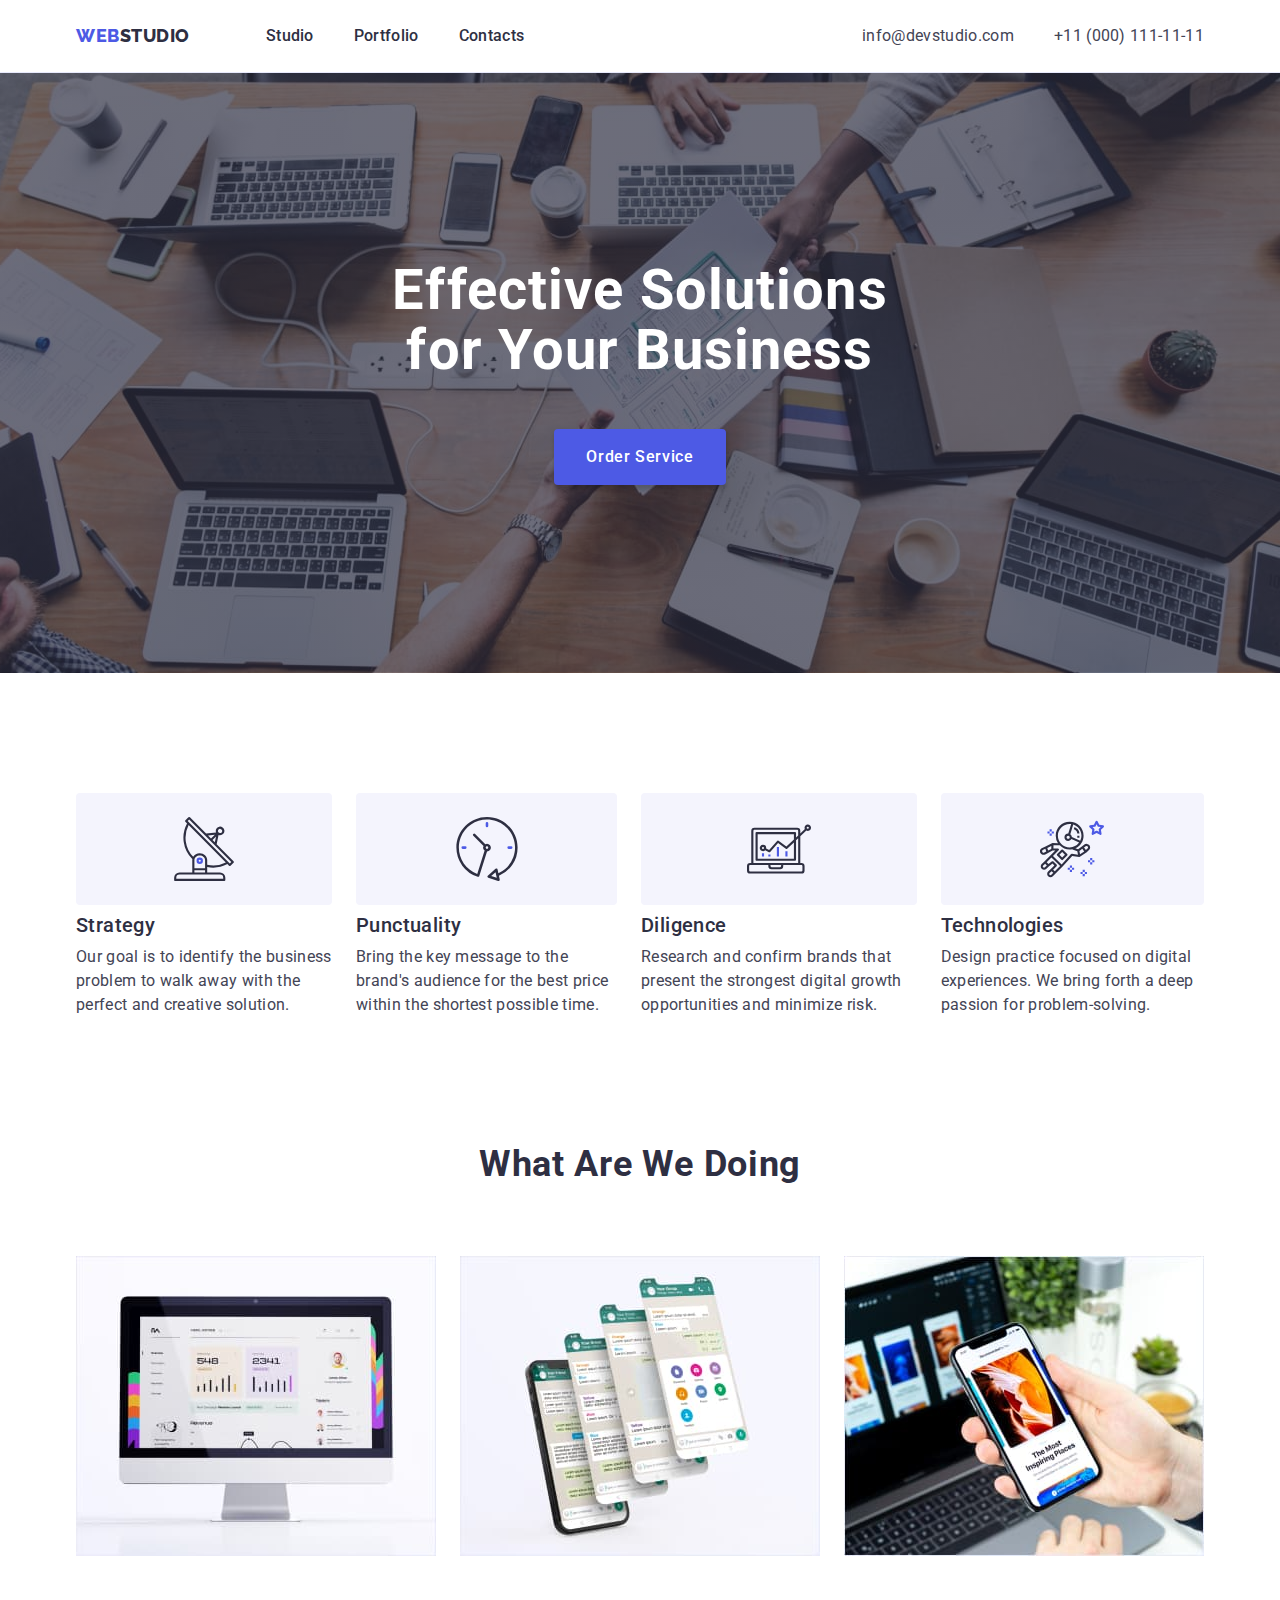
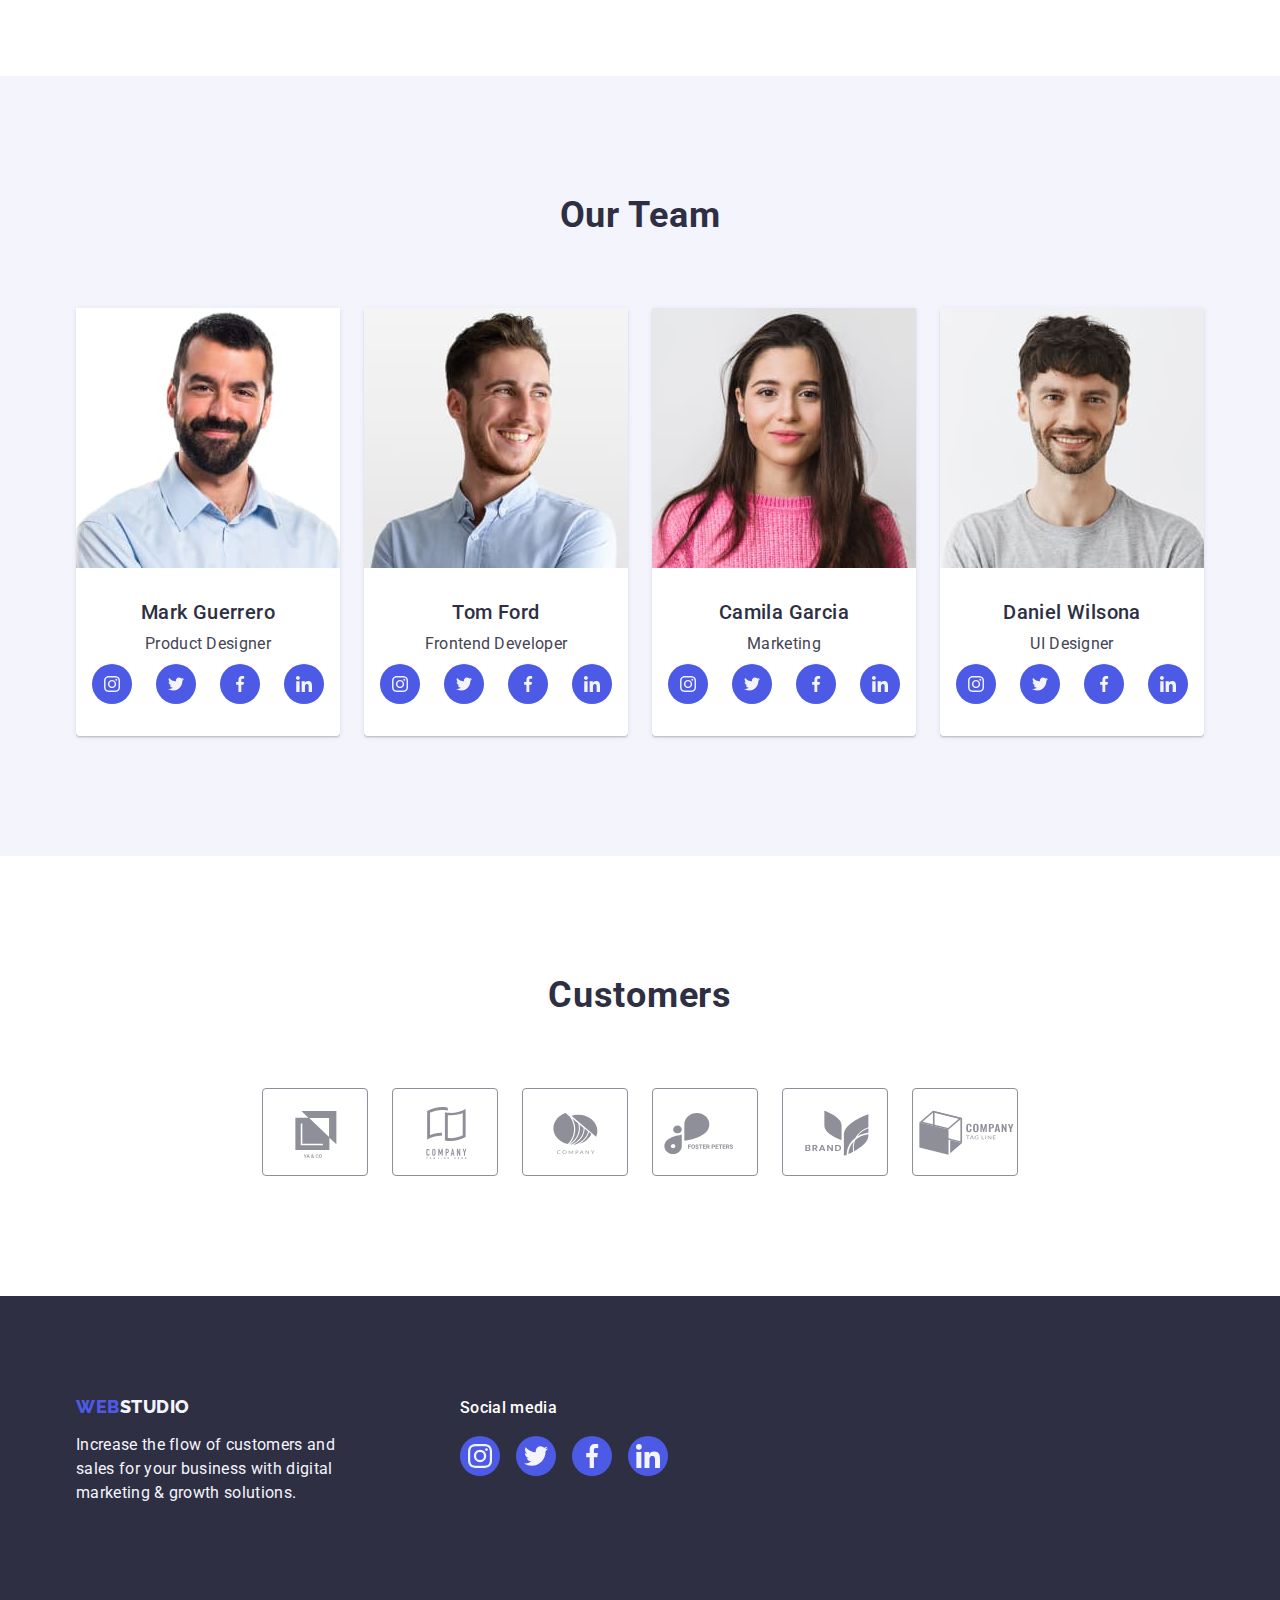
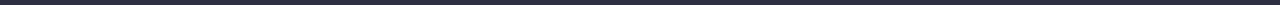
<file: index.html>
<!DOCTYPE html>
<html lang="en">
  <head>
    <meta charset="UTF-8" />
    <meta http-equiv="X-UA-Compatible" content="IE=edge" />
    <meta name="viewport" content="width=device-width, initial-scale=1.0" />
    <title>WebStudio</title>
    <link rel="preconnect" href="https://fonts.googleapis.com" />
    <link rel="preconnect" href="https://fonts.gstatic.com" crossorigin />
    <link
      href="https://fonts.googleapis.com/css2?family=Raleway:wght@800&family=Roboto:wght@400;500;700;900&display=swap"
      rel="stylesheet"
    />
    <link
      href="
    https://cdn.jsdelivr.net/npm/modern-normalize@1.1.0/modern-normalize.min.css"
      rel="stylesheet"
    />

    <link rel="stylesheet" href="./css/styles.css" />
  </head>
  <body>
    <!-- heder -->
    <header class="page-header">
      <div class="container header-container">
        <nav class="page-nav">
          <a class="logo link" href="./index.html"
            >Web<span class="light-them-part">Studio</span></a
          >
          <ul class="menu list">
            <li class="menu-item">
              <a class="menu-link link" href="./index.html">Studio</a>
            </li>
            <li class="menu-item">
              <a class="menu-link link" href="./portfolio.html">Portfolio</a>
            </li>
            <li class="menu-item">
              <a class="menu-link link" href="">Contacts</a>
            </li>
          </ul>
        </nav>
        <address class="contacts">
          <ul class="contacts-nav list">
            <li class="contacts-item">
              <a
                class="contact-link contact-link-mail link"
                href="mailto:info@devstudio.com"
                >info@devstudio.com</a
              >
            </li>
            <li class="contacts-item">
              <a class="contact-link link" href="tel:+110001111111"
                >+11 (000) 111-11-11</a
              >
            </li>
          </ul>
        </address>
      </div>
    </header>
    <main>
      <!-- hero -->
      <section class="hero">
        <div class="container container-hero">
          <h1 class="main-title">Effective Solutions for Your Business</h1>
          <button class="order-serv-btn" type="button">Order Service</button>
        </div>
      </section>
      <!-- advantages -->
      <section class="section advantages">
        <div class="container">
          <h2 class="title visually-hidden">Our advantages</h2>
          <ul class="advantages-list list">
            <li class="advantages-list-item">
              <div class="advantages-icon-cont">
                <svg class="advantages-icon" width="64" height="64">
                  <use href="./images/icons.svg#antenna"></use>
                </svg>
              </div>
              <h3 class="subtitle">Strategy</h3>
              <p class="text">
                Our goal is to identify the business problem to walk away with
                the perfect and creative solution.
              </p>
            </li>
            <li class="advantages-list-item">
              <div class="advantages-icon-cont">
                <svg class="advantages-icon" width="64" height="64">
                  <use href="./images/icons.svg#clock"></use>
                </svg>
              </div>
              <h3 class="subtitle">Punctuality</h3>
              <p class="text">
                Bring the key message to the brand's audience for the best price
                within the shortest possible time.
              </p>
            </li>
            <li class="advantages-list-item">
              <div class="advantages-icon-cont">
                <svg class="advantages-icon" width="64" height="64">
                  <use href="./images/icons.svg#diagram"></use>
                </svg>
              </div>
              <h3 class="subtitle">Diligence</h3>
              <p class="text">
                Research and confirm brands that present the strongest digital
                growth opportunities and minimize risk.
              </p>
            </li>
            <li class="advantages-list-item">
              <div class="advantages-icon-cont">
                <svg class="advantages-icon" width="64" height="64">
                  <use href="./images/icons.svg#astronaut"></use>
                </svg>
              </div>
              <h3 class="subtitle">Technologies</h3>
              <p class="text">
                Design practice focused on digital experiences. We bring forth a
                deep passion for problem-solving.
              </p>
            </li>
          </ul>
        </div>
      </section>
      <!-- about -->
      <section class="section about">
        <div class="container">
          <h2 class="title">What are we doing</h2>
          <ul class="list about-list">
            <li class="about-list-item">
              <img src="./images/about/img-1.jpg" alt="monitor" width="360" />
            </li>
            <li class="about-list-item">
              <img src="./images/about/img-2.jpg" alt="phone" width="360" />
            </li>
            <li class="about-list-item">
              <img
                src="./images/about/img-3.jpg"
                alt="phone in hand"
                width="360"
              />
            </li>
          </ul>
        </div>
      </section>
      <!-- team -->
      <section class="section team">
        <div class="container team-container">
          <h2 class="title">Our Team</h2>
          <ul class="list team-list">
            <li class="list-card-item  team-card-item">
              <img
                class="image"
                src="./images/team/mark-guerrero.jpg"
                alt="Mark Guerrero"
                width="264"
              />
              <div class="card-content">
                <h3 class="subtitle team-subtitle">Mark Guerrero</h3>
                <p class="text team-text">Product Designer</p>
                <ul class="social-list list">
                  <li class="social-item">
                    <a
                      class="social-link link"
                      href=""
                      target="_blank"
                      rel="noopener noreferrer"
                      aria-label="Instagram icon"
                    >
                      <svg class="social-icon" width="16" height="16">
                        <use href="./images/icons.svg#instagram"></use>
                      </svg>
                    </a>
                  </li>
                  <li class="social-item">
                    <a
                      class="social-link link"
                      href=""
                      target="_blank"
                      rel="noopener noreferrer"
                      aria-label="Twitter icon"
                    >
                      <svg class="social-icon" width="16" height="16">
                        <use href="./images/icons.svg#twitter"></use>
                      </svg>
                    </a>
                  </li>
                  <li class="social-item">
                    <a
                      class="social-link link"
                      href=""
                      target="_blank"
                      rel="noopener noreferrer"
                      aria-label="Facebook icon"
                    >
                      <svg class="social-icon" width="16" height="16">
                        <use href="./images/icons.svg#facebook"></use>
                      </svg>
                    </a>
                  </li>
                  <li class="social-item">
                    <a
                      class="social-link link"
                      href=""
                      target="_blank"
                      rel="noopener noreferrer"
                      aria-label="Linkedin icon"
                    >
                      <svg class="social-icon" width="16" height="16">
                        <use href="./images/icons.svg#linkedin"></use>
                      </svg>
                    </a>
                  </li>
                </ul>
              </div>
            </li>
            <li class="list-card-item team-card-item">
              <img
                class="image"
                src="./images/team/tom-ford.jpg"
                alt="Tom Ford"
                width="264"
              />
              <div class="card-content">
                <h3 class="subtitle team-subtitle">Tom Ford</h3>
                <p class="text team-text">Frontend Developer</p>
                <ul class="social-list list">
                  <li class="social-item">
                    <a
                      class="social-link link"
                      href=""
                      target="_blank"
                      rel="noopener noreferrer"
                      aria-label="nstagram icon"
                    >
                      <svg class="social-icon" width="16" height="16">
                        <use href="./images/icons.svg#instagram"></use>
                      </svg>
                    </a>
                  </li>
                  <li class="social-item">
                    <a
                      class="social-link link"
                      href=""
                      target="_blank"
                      rel="noopener noreferrer"
                      aria-label="Twitter icon"
                    >
                      <svg class="social-icon" width="16" height="16">
                        <use href="./images/icons.svg#twitter"></use>
                      </svg>
                    </a>
                  </li>
                  <li class="social-item">
                    <a
                      class="social-link link"
                      href=""
                      target="_blank"
                      rel="noopener noreferrer"
                      aria-label="Facebook icon"
                    >
                      <svg class="social-icon" width="16" height="16">
                        <use href="./images/icons.svg#facebook"></use>
                      </svg>
                    </a>
                  </li>
                  <li class="social-item">
                    <a
                      class="social-link link"
                      href=""
                      target="_blank"
                      rel="noopener noreferrer"
                      aria-label="Linkedin icon"
                    >
                      <svg class="social-icon" width="16" height="16">
                        <use href="./images/icons.svg#linkedin"></use>
                      </svg>
                    </a>
                  </li>
                </ul>
              </div>
            </li>
            <li class="list-card-item team-card-item">
              <img
                class="image"
                src="./images/team/camila-garcia.jpg"
                alt="Camila Garcia"
                width="264"
              />
              <div class="card-content">
                <h3 class="subtitle team-subtitle">Camila Garcia</h3>
                <p class="text team-text">Marketing</p>
                <ul class="social-list list">
                  <li class="social-item">
                    <a
                      class="social-link link"
                      href=""
                      target="_blank"
                      rel="noopener noreferrer"
                      aria-label="nstagram icon"
                    >
                      <svg class="social-icon" width="16" height="16">
                        <use href="./images/icons.svg#instagram"></use>
                      </svg>
                    </a>
                  </li>
                  <li class="social-item">
                    <a
                      class="social-link link"
                      href=""
                      target="_blank"
                      rel="noopener noreferrer"
                      aria-label="Twitter icon"
                    >
                      <svg class="social-icon" width="16" height="16">
                        <use href="./images/icons.svg#twitter"></use>
                      </svg>
                    </a>
                  </li>
                  <li class="social-item">
                    <a
                      class="social-link link"
                      href=""
                      target="_blank"
                      rel="noopener noreferrer"
                      aria-label="Facebook icon"
                    >
                      <svg class="social-icon" width="16" height="16">
                        <use href="./images/icons.svg#facebook"></use>
                      </svg>
                    </a>
                  </li>
                  <li class="social-item">
                    <a
                      class="social-link link"
                      href=""
                      target="_blank"
                      rel="noopener noreferrer"
                      aria-label="Linkedin icon"
                    >
                      <svg class="social-icon" width="16" height="16">
                        <use href="./images/icons.svg#linkedin"></use>
                      </svg>
                    </a>
                  </li>
                </ul>
              </div>
            </li>
            <li class="list-card-item team-card-item">
              <img
                class="image"
                src="./images/team/daniel-wilson.jpg"
                alt="Daniel Wilson"
                width="264"
              />
              <div class="card-content">
                <h3 class="subtitle team-subtitle">Daniel Wilsona</h3>
                <p class="text team-text">UI Designer</p>
                <ul class="social-list list">
                  <li class="social-item">
                    <a
                      class="social-link link"
                      href=""
                      target="_blank"
                      rel="noopener noreferrer"
                      aria-label="nstagram icon"
                    >
                      <svg class="social-icon" width="16" height="16">
                        <use href="./images/icons.svg#instagram"></use>
                      </svg>
                    </a>
                  </li>
                  <li class="social-item">
                    <a
                      class="social-link link"
                      href=""
                      target="_blank"
                      rel="noopener noreferrer"
                      aria-label="Twitter icon"
                    >
                      <svg class="social-icon" width="16" height="16">
                        <use href="./images/icons.svg#twitter"></use>
                      </svg>
                    </a>
                  </li>
                  <li class="social-item">
                    <a
                      class="social-link link"
                      href=""
                      target="_blank"
                      rel="noopener noreferrer"
                      aria-label="Facebook icon"
                    >
                      <svg class="social-icon" width="16" height="16">
                        <use href="./images/icons.svg#facebook"></use>
                      </svg>
                    </a>
                  </li>
                  <li class="social-item">
                    <a
                      class="social-link link"
                      href=""
                      target="_blank"
                      rel="noopener noreferrer"
                      aria-label="Linkedin icon"
                    >
                      <svg class="social-icon" width="16" height="16">
                        <use href="./images/icons.svg#linkedin"></use>
                      </svg>
                    </a>
                  </li>
                </ul>
              </div>
            </li>
          </ul>
        </div>
      </section>
      <section class="section customers">
        <div class="container customers-container">
          <h2 class="title">Customers</h2>
          <ul class="customers-list list">
            <li class="customer-item">
              <a
                class="customer-link link"
                href=""
                target="_blank"
                rel="noopener noreferrer"
                aria-label="client1"
              >
                <svg class="customer-icon" width="104" height="56">
                  <use href="./images/icons.svg#client1"></use>
                </svg>
              </a>
            </li>
            <li class="customer-item">
              <a
                class="customer-link link"
                href=""
                target="_blank"
                rel="noopener noreferrer"
                aria-label="client2"
              >
                <svg class="customer-icon" width="104" height="56">
                  <use href="./images/icons.svg#client2"></use>
                </svg>
              </a>
            </li>
            <li class="customer-item">
              <a
                class="customer-link link"
                href=""
                target="_blank"
                rel="noopener noreferrer"
                aria-label="client3"
              >
                <svg class="customer-icon" width="104" height="56">
                  <use href="./images/icons.svg#client3"></use>
                </svg>
              </a>
            </li>
            <li class="customer-item">
              <a
                class="customer-link link"
                href=""
                target="_blank"
                rel="noopener noreferrer"
                aria-label="client4"
              >
                <svg class="customer-icon" width="104" height="56">
                  <use href="./images/icons.svg#client4"></use>
                </svg>
              </a>
            </li>
            <li class="customer-item">
              <a
                class="customer-link link"
                href=""
                target="_blank"
                rel="noopener noreferrer"
                aria-label="client5"
              >
                <svg class="customer-icon" width="104" height="56">
                  <use href="./images/icons.svg#client5"></use>
                </svg>
              </a>
            </li>
            <li class="customer-item">
              <a
                class="customer-link link"
                href=""
                target="_blank"
                rel="noopener noreferrer"
                aria-label="client6"
              >
                <svg class="customer-icon" width="104" height="56">
                  <use href="./images/icons.svg#client6"></use>
                </svg>
              </a>
            </li>
          </ul>
        </div>
      </section>
    </main>
    <footer class="footer">
      <div class="container footer-container">
        <div class="footer-desc">
          <a class="footer-logo logo link" href="./index.html"
            >Web<span class="dark-theme-part">Studio</span></a
          >
          <p class="text-footer">
            Increase the flow of customers and sales for your business with
            digital marketing & growth solutions.
          </p>
        </div>
        <div class="footer-social">
          <p class="footer-subtitle">Social media</p>
          <ul class="footer-social-list list">
            <li class="footer-social-item">
              <a
                class="footer-social-link link"
                href=""
                target="_blank"
                rel="noopener noreferrer"
              >
                <svg class="footer-social-icon" width="24" height="24">
                  <use href="./images/icons.svg#instagram"></use>
                </svg>
              </a>
            </li>
            <li class="footer-social-item">
              <a
                class="footer-social-link link"
                href=""
                target="_blank"
                rel="noopener noreferrer"
              >
                <svg class="footer-social-icon" width="24" height="24">
                  <use href="./images/icons.svg#twitter"></use>
                </svg>
              </a>
            </li>
            <li class="footer-social-item">
              <a
                class="footer-social-link link"
                href=""
                target="_blank"
                rel="noopener noreferrer"
              >
                <svg class="footer-social-icon" width="24" height="24">
                  <use href="./images/icons.svg#facebook"></use>
                </svg>
              </a>
            </li>
            <li class="footer-social-item">
              <a
                class="footer-social-link link"
                href=""
                target="_blank"
                rel="noopener noreferrer"
              >
                <svg class="footer-social-icon" width="24" height="24">
                  <use href="./images/icons.svg#linkedin"></use>
                </svg>
              </a>
            </li>
          </ul>
        </div>
      </div>
    </footer>
  </body>
</html>
</file>
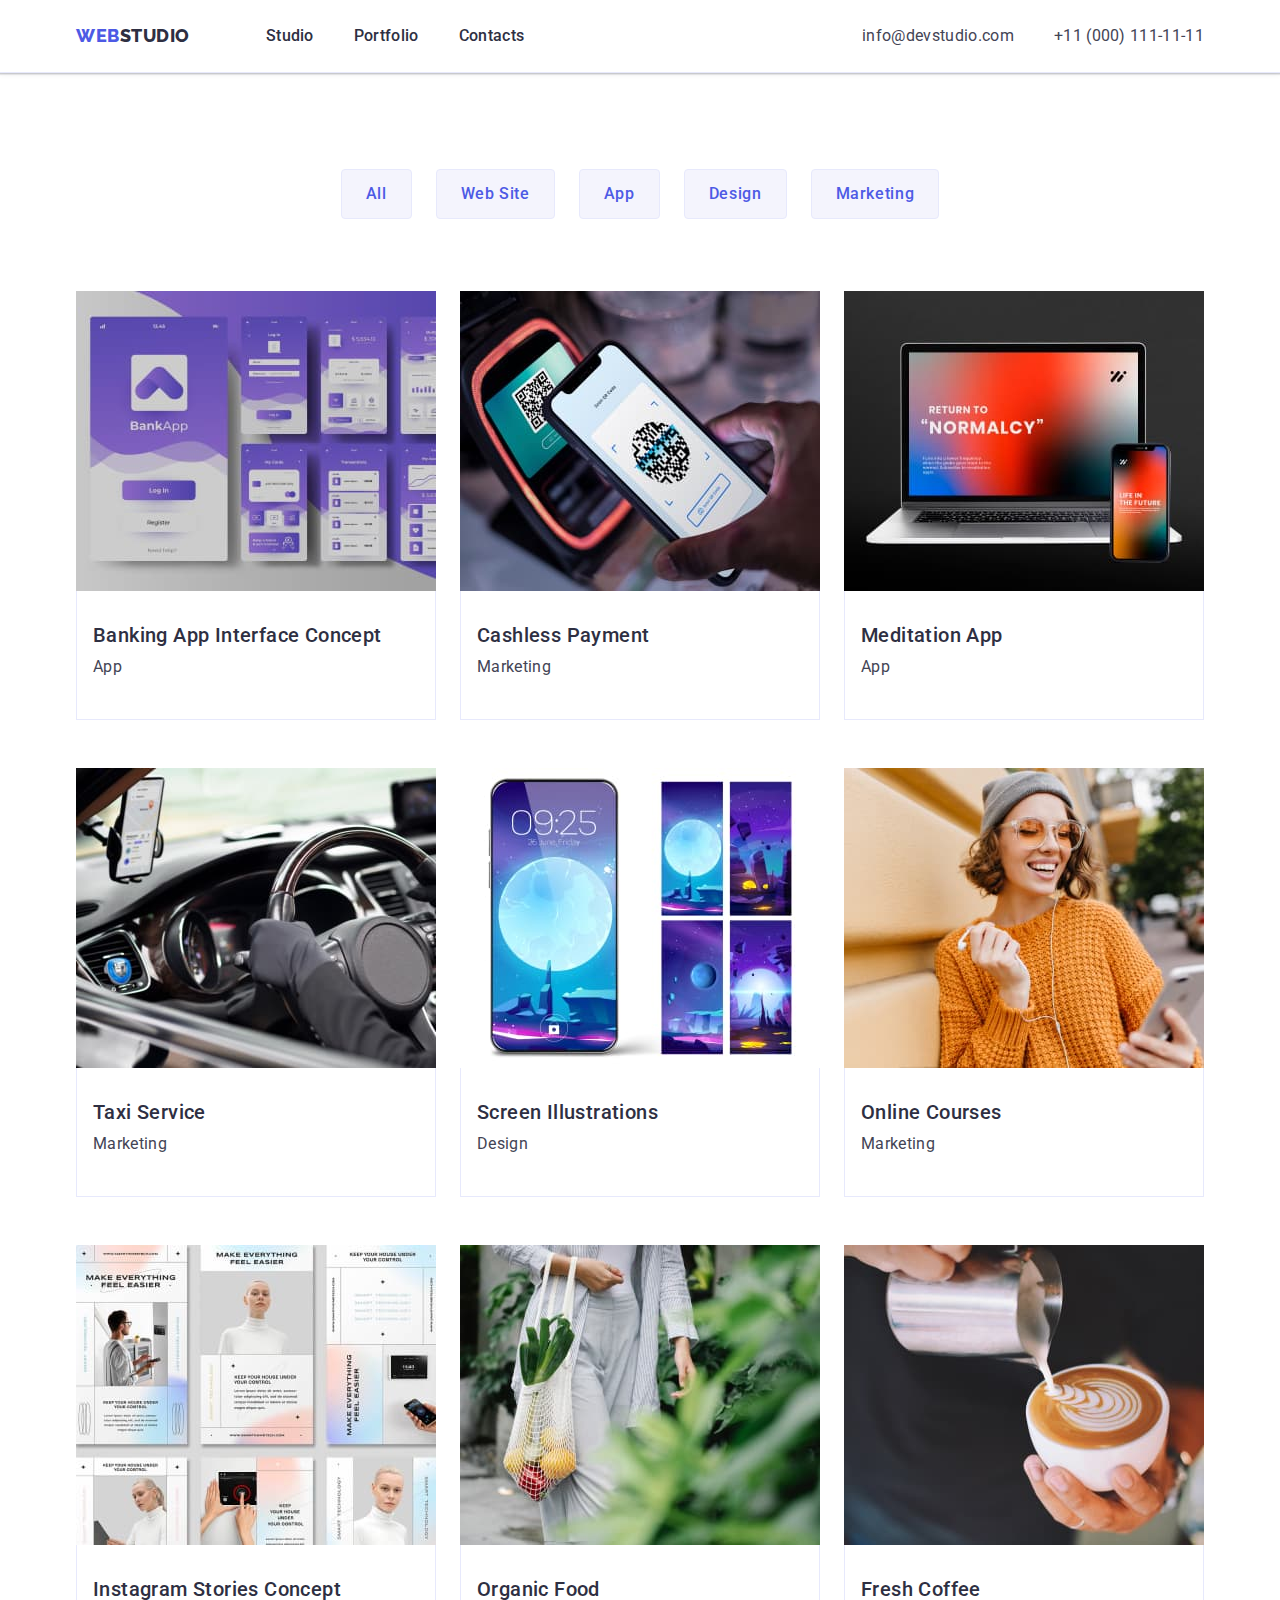
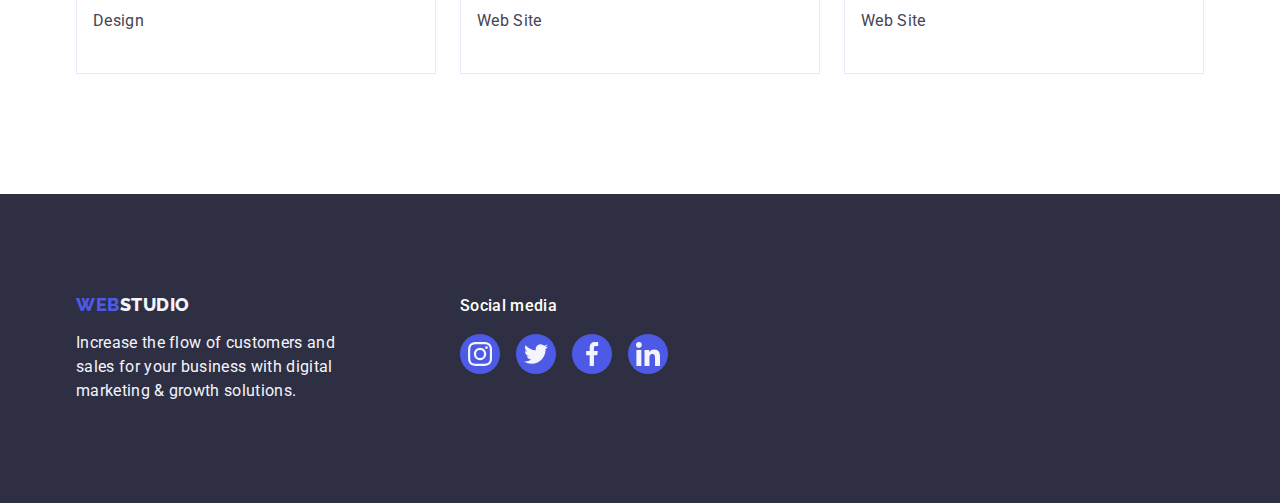
<file: portfolio.html>
<!DOCTYPE html>
<html lang="en">
  <head>
    <meta charset="UTF-8" />
    <meta http-equiv="X-UA-Compatible" content="IE=edge" />
    <meta name="viewport" content="width=device-width, initial-scale=1.0" />
    <title>WebStudio</title>
    <link rel="preconnect" href="https://fonts.googleapis.com" />
    <link rel="preconnect" href="https://fonts.gstatic.com" crossorigin />
    <link
      href="https://fonts.googleapis.com/css2?family=Raleway:wght@800&family=Roboto:wght@400;500;700;900&display=swap"
      rel="stylesheet"
    />
    <link
      href="
https://cdn.jsdelivr.net/npm/modern-normalize@1.1.0/modern-normalize.min.css"
      rel="stylesheet"
    />
    <link rel="stylesheet" href="./css/styles.css" />
  </head>
  <body>
    <!-- Heder -->
    <header class="page-header">
      <div class="container header-container">
        <nav class="page-nav">
          <a class="logo link" href="./index.html"
            >Web<span class="light-them-part">Studio</span></a
          >
          <ul class="menu list">
            <li class="menu-item">
              <a class="menu-link link" href="./index.html">Studio</a>
            </li>
            <li class="menu-item">
              <a class="menu-link link" href="./portfolio.html">Portfolio</a>
            </li>
            <li class="menu-item">
              <a class="menu-link link" href="">Contacts</a>
            </li>
          </ul>
        </nav>
        <address class="contacts">
          <ul class="contacts-nav list">
            <li class="contacts-item">
              <a
                class="contact-link contact-link-mail link"
                href="mailto:info@devstudio.com"
                >info@devstudio.com</a
              >
            </li>
            <li class="contacts-item">
              <a class="contact-link link" href="tel:+110001111111"
                >+11 (000) 111-11-11</a
              >
            </li>
          </ul>
        </address>
      </div>
    </header>
    <main>
      <section class="section portfolio-section">
        <div class="container">
          <h1 class="visually-hidden">portfolio</h1>
          <ul class="list btn-list">
            <li>
              <button class="filter-btn" type="button">All</button>
            </li>
            <li>
              <button class="filter-btn" type="button">Web Site</button>
            </li>
            <li>
              <button class="filter-btn" type="button">App</button>
            </li>
            <li>
              <button class="filter-btn" type="button">Design</button>
            </li>
            <li>
              <button class="filter-btn" type="button">Marketing</button>
            </li>
          </ul>
          <ul class="list portfolio-list">
            <li class="list-card-item portfolio-item">
              <a class="link portfolio-link" href="">
                <img
                  class="image"
                  src="./images/portfolio/banking-app.jpg"
                  alt="banking app"
                  width="360"
                />
                <div class="portfolio-card-content">
                  <h2 class="subtitle portfolio-subtitle">
                    Banking App Interface Concept
                  </h2>
                  <p class="text portfolio-text">App</p>
                </div>
              </a>
            </li>
            <li class="list-card-item portfolio-item">
              <a class="link portfolio-link" href="">
                <img
                  class="image"
                  src="./images/portfolio/cashless-payment.jpg"
                  alt="phone with QR"
                  width="360"
                />
                <div class="portfolio-card-content">
                  <h2 class="subtitle portfolio-subtitle">Cashless Payment</h2>
                  <p class="text portfolio-text">Marketing</p>
                </div>
              </a>
            </li>
            <li class="list-card-item portfolio-item">
              <a class="link portfolio-link" href="">
                <img
                  class="image"
                  src="./images/portfolio/meditation-app.jpg"
                  alt="laptop and phone"
                  width="360"
                />
                <div class="portfolio-card-content">
                  <h2 class="subtitle portfolio-subtitle">Meditation App</h2>
                  <p class="text portfolio-text">App</p>
                </div>
              </a>
            </li>
            <li class="list-card-item portfolio-item">
              <a class="link portfolio-link" href="">
                <img
                  class="image"
                  src="./images/portfolio/taxi-service.jpg"
                  alt="car"
                  width="360"
                />
                <div class="portfolio-card-content">
                  <h2 class="subtitle portfolio-subtitle">Taxi Service</h2>
                  <p class="text portfolio-text">Marketing</p>
                </div>
              </a>
            </li>
            <li class="list-card-item portfolio-item">
              <a class="link portfolio-link" href="">
                <img
                  class="image"
                  src="./images/portfolio/screen-illustrations.jpg"
                  alt="phone and screens"
                  width="360"
                />
                <div class="portfolio-card-content">
                  <h2 class="subtitle portfolio-subtitle">
                    Screen Illustrations
                  </h2>
                  <p class="text portfolio-text">Design</p>
                </div>
              </a>
            </li>
            <li class="list-card-item portfolio-item">
              <a class="link portfolio-link" href="">
                <img
                  class="image"
                  src="./images/portfolio/online-courses.jpg"
                  alt="girl"
                  width="360"
                />
                <div class="portfolio-card-content">
                  <h2 class="subtitle portfolio-subtitle">Online Courses</h2>
                  <p class="text portfolio-text">Marketing</p>
                </div>
              </a>
            </li>
            <li class="list-card-item portfolio-item">
              <a class="link portfolio-link" href="">
                <img
                  class="image"
                  src="./images/portfolio/instagram-stories-concept.jpg"
                  alt="instagram stories"
                  width="360"
                />
                <div class="portfolio-card-content">
                  <h2 class="subtitle portfolio-subtitle">
                    Instagram Stories Concept
                  </h2>
                  <p class="text portfolio-text">Design</p>
                </div>
              </a>
            </li>
            <li class="list-card-item portfolio-item">
              <a class="link portfolio-link" href="">
                <img
                  class="image"
                  src="./images/portfolio/organic-food.jpg"
                  alt="girl with shopper"
                  width="360"
                />
                <div class="portfolio-card-content">
                  <h2 class="subtitle portfolio-subtitle">Organic Food</h2>
                  <p class="text portfolio-text">Web Site</p>
                </div>
              </a>
            </li>
            <li class="list-card-item portfolio-item">
              <a class="link portfolio-link" href="">
                <img
                  class="image"
                  src="./images/portfolio/fresh-coffee.jpg"
                  alt="coffee"
                  width="360"
                />
                <div class="portfolio-card-content">
                  <h2 class="subtitle portfolio-subtitle">Fresh Coffee</h2>
                  <p class="text portfolio-text">Web Site</p>
                </div>
              </a>
            </li>
          </ul>
        </div>
      </section>
    </main>
    <footer class="footer">
      <div class="container footer-container">
        <div class="footer-desc">
          <a class="footer-logo logo link" href="./index.html"
            >Web<span class="dark-theme-part">Studio</span></a
          >
          <p class="text-footer">
            Increase the flow of customers and sales for your business with
            digital marketing & growth solutions.
          </p>
        </div>
        <div class="footer-social">
       <p class="footer-subtitle">Social media</p>
          <ul class="footer-social-list list">
            <li class="footer-social-item">
              <a
                class="footer-social-link link"
                href=""
                target="_blank"
                rel="noopener noreferrer"
              >
                <svg class="footer-social-icon" width="24" height="24">
                  <use href="./images/icons.svg#instagram"></use>
                </svg>
              </a>
            </li>
            <li class="footer-social-item">
              <a
                class="footer-social-link link"
                href=""
                target="_blank"
                rel="noopener noreferrer"
              >
                <svg class="footer-social-icon" width="24" height="24">
                  <use href="./images/icons.svg#twitter"></use>
                </svg>
              </a>
            </li>
            <li class="footer-social-item">
              <a
                class="footer-social-link link"
                href=""
                target="_blank"
                rel="noopener noreferrer"
              >
                <svg class="footer-social-icon" width="24" height="24">
                  <use href="./images/icons.svg#facebook"></use>
                </svg>
              </a>
            </li>
            <li class="footer-social-item">
              <a
                class="footer-social-link link"
                href=""
                target="_blank"
                rel="noopener noreferrer"
              >
                <svg class="footer-social-icon" width="24" height="24">
                  <use href="./images/icons.svg#linkedin"></use>
                </svg>
              </a>
            </li>
          </ul>
        </div>
      </div>
    </footer>
  </body>
</html>
</file>
<file: css/styles.css>
:root {
  --primary-txt-color: #434455;
  --secondary-txt-color: #2e2f42;
  --white-txt-color: #ffffff;
  --txt-color-dark-theme: #f4f4fd;
  --logo-txt-color: #4d5ae5;
  --active-color: #404bbf;
  --light-bg-color: #f4f4fd;
  --dark-bg-color: #2e2f42;
  --card-bg-color: #ffffff;
  --cta-color: #4d5ae5;
  --customer-icon-color: #8e8f99;
  --footer-active-color: #31d0aa;
}
.list {
  list-style: none;
  padding: 0;
  margin: 0;
}

h1,
h2,
h3,
h4,
h5,
h6,
p {
  margin: 0;
}

img {
  display: block;
}
.link {
  text-decoration: none;
}

body {
  font-family: "Roboto", sans-serif;
  color: #434455;
  background-color: var(--card-bg-color);
}

.container {
  width: 1158px;
  margin: 0 auto;
  padding: 0 15px;
}

/* Heder */

.page-header {
  border-bottom: 1px solid #e7e9fc;
  box-shadow: 0px 2px 1px rgba(46, 47, 66, 0.08),
    0px 1px 1px rgba(46, 47, 66, 0.16), 0px 1px 6px rgba(46, 47, 66, 0.08);
}

.header-container {
  display: flex;
}

.page-nav {
  display: flex;
  margin-right: auto;
  align-items: center;
}

.logo {
  margin-right: 76px;
  font-family: "Raleway", sans-serif;
  font-weight: 800;
  font-size: 18px;
  line-height: 1.17;
  letter-spacing: 0.03em;
  text-transform: uppercase;
  color: var(--logo-txt-color);
}
.light-them-part {
  color: var(--secondary-txt-color);
}
.dark-theme-part {
  color: var(--txt-color-dark-theme);
}

.menu {
  display: flex;
}

.menu-item {
  margin-right: 40px;
}

.menu-item:last-child {
  margin-right: 0;
}

.menu-link {
  display: block;
  padding-top: 24px;
  padding-bottom: 24px;

  font-weight: 500;
  font-size: 16px;
  line-height: 1.5;
  letter-spacing: 0.02em;
  color: var(--secondary-txt-color);
}

.menu-link:hover,
.menu-link:focus {
  color: var(--active-color);
}
.contacts {
  display: flex;

  font-style: normal;
}

.contacts-nav {
  display: flex;
  gap: 40px;
}

.contact-link {
  display: block;
  padding-top: 24px;
  padding-bottom: 24px;

  font-size: 16px;
  line-height: 1.5;
  letter-spacing: 0.02em;
  color: var(--primary-txt-color);
}

.contact-link:hover,
.contact-link:focus {
  color: var(--active-color);
}

/* Hero */

.main-title {
  display: block;
  margin-bottom: 48px;
  margin-right: auto;
  margin-left: auto;
  max-width: 496px;

  font-weight: 700;
  font-size: 56px;
  line-height: 1.07;
  letter-spacing: 0.02em;
  color: var(--white-txt-color);
  text-align: center;
}

.hero {
  padding: 188px 0;
  margin-left: auto;
  margin-right: auto;
  max-width: 1440px;

  background-color: var(--dark-bg-color);
  background-image: linear-gradient(
      rgba(46, 47, 66, 0.7),
      rgba(46, 47, 66, 0.7)
    ),
    url(../images/hero.jpg);
  background-repeat: no-repeat;
  background-position: center;
  background-size: cover;
}

.order-serv-btn {
  display: block;
  min-width: 169px;
  height: 56px;
  padding: 16px 32px;
  margin: 0 auto;

  font-family: "Roboto", sans-serif;
  font-weight: 500;
  font-size: 16px;
  line-height: 1.5;
  letter-spacing: 0.04em;
  color: var(--white-txt-color);

  background: var(--cta-color);
  box-shadow: 0px 4px 4px rgba(0, 0, 0, 0.15);
  border: none;
  border-radius: 4px;
  cursor: pointer;
}

.order-serv-btn:hover,
.order-serv-btn:focus {
  background: var(--active-color);
  box-shadow: 0px 4px 4px rgba(0, 0, 0, 0.15);
  border-radius: 4px;
}

.filter-btn {
  font-family: "Roboto", sans-serif;
  font-weight: 500;
  font-size: 16px;
  line-height: 1.5;
  letter-spacing: 0.04em;
  color: var(--cta-color);
  background-color: var(--light-bg-color);
  cursor: pointer;
  border: 1px solid #e7e9fc;
  border-radius: 4px;
  padding: 12px 24px;
}

.section {
  padding: 120px 0;
}

.about {
  padding-top: 0;
}

.advantages-list {
  display: flex;
  gap: 24px;
}
.advantages-list-item {
  width: calc((100%-24px * 3) / 4);
}

.advantages-icon-cont {
  display: flex;
  justify-content: center;
  align-items: center;
  height: 112px;
  margin-bottom: 8px;

  background-color: var(--light-bg-color);
  border-radius: 4px;
}

.filter-btn:hover,
.filter-btn:focus {
  color: var(--white-txt-color);
  background-color: var(--active-color);
  border: 1px solid transparent;
  box-shadow: 0px 2px 2px 0px rgba(0, 0, 0, 0.12),
    0px 2px 1px 0px rgba(0, 0, 0, 0.08), 0px 3px 1px 0px rgba(0, 0, 0, 0.1);
}

.title {
  margin-bottom: 72px;

  font-weight: 700;
  font-size: 36px;
  line-height: 1.1;
  letter-spacing: 0.02em;
  text-transform: capitalize;
  color: var(--secondary-txt-color);
  text-align: center;
}

.visually-hidden {
  position: absolute;
  width: 1px;
  height: 1px;
  overflow: hidden;
  border: 0;
  padding: 0;
  clip: rect(0 0 0 0);
  clip-path: inset(50%);
  margin: -1px;
}

.subtitle {
  margin-bottom: 8px;

  font-weight: 500;
  font-size: 20px;
  line-height: 1.2;
  letter-spacing: 0.02em;
  color: var(--secondary-txt-color);
}

.about-list,
.team-list {
  display: flex;
  gap: 24px;
}

.team {
  background-color: var(--light-bg-color);
}

.list-card-item {
  background-color: var(--card-bg-color);
  border-radius: 0px 0px 4px 4px;
}

.team-card-item {
  box-shadow: 0px 2px 1px 0px rgba(46, 47, 66, 0.08),
    0px 1px 1px 0px rgba(46, 47, 66, 0.16),
    0px 1px 6px 0px rgba(46, 47, 66, 0.08);
}

.card-content {
  padding: 32px 0;
}
.team-subtitle,
.team-text {
  text-align: center;
}

.text {
  margin-bottom: 8px;

  font-size: 16px;
  line-height: 1.5;
  letter-spacing: 0.02em;
  color: var(--primary-txt-color);
}

.social-list {
  display: flex;
  gap: 24px;
  justify-content: center;
}

.social-item {
  width: 40px;
  height: 40px;
}

.social-link {
  display: flex;
  justify-content: center;
  align-items: center;

  width: 100%;
  height: 100%;
  background-color: var(--cta-color);
  border-radius: 50%;
}

.social-link:hover,
.social-link:focus {
  background-color: var(--active-color);
}

.social-icon {
  fill: var(--txt-color-dark-theme);
}

.customers-list {
  display: flex;
  gap: 24px;
  justify-content: center;
  align-items: center;
}

.customer-item {
  width: calc((100%-120px) / 6);
  height: 88px;
}

.customer-link {
  display: flex;
  justify-content: center;
  align-items: center;
  width: 100%;
  height: 100%;

  color: var(--customer-icon-color);

  border: 1px solid var(--customer-icon-color);
  border-radius: 4px;
}

.customer-icon {
  fill: currentColor;
}

.customer-link:hover,
.customer-link:focus {
  border-color: var(--active-color);
  color: var(--active-color);
}

.customer-item:hover {
  border: 1px solid var(--active-color);
}

.btn-list {
  display: flex;
  gap: 24px;
  margin-bottom: 72px;
  justify-content: center;
}

.portfolio-section {
  padding-top: 96px;
}

.portfolio-list {
  display: flex;
  flex-wrap: wrap;
  gap: 48px 24px;
}

.portfolio-link {
  display: block;
}

.portfolio-link:hover,
.portfolio-link:focus {
  box-shadow: 0px 2px 1px 0px rgba(46, 47, 66, 0.08),
    0px 1px 1px 0px rgba(46, 47, 66, 0.16),
    0px 1px 6px 0px rgba(46, 47, 66, 0.08);
}

.portfolio-card-content {
  padding: 32px 16px;

  border: 1px solid #e7e9fc;
  border-top: none;
}

.footer {
  padding: 100px 0;
}

.footer-container {
  display: flex;
  align-items: baseline;
}

.text-footer {
  max-width: 264px;

  font-size: 16px;
  line-height: 1.5;
  letter-spacing: 0.02em;

  color: var(--txt-color-dark-theme);
}

.footer {
  background-color: var(--dark-bg-color);
}

.footer-logo {
  display: inline-block;
  padding: 0;
  margin-bottom: 16px;
}

.footer-desc {
  margin-right: 120px;
}

.footer-subtitle {
  margin-bottom: 16px;

  font-weight: 500;
  font-size: 16px;
  line-height: 1.5;
  letter-spacing: 0.02em;
  color: var(--white-txt-color);
}

.footer-social-list {
  display: flex;
  gap: 16px;
}

.footer-social-item {
  width: 40px;
  height: 40px;
}

.footer-social-link {
  display: flex;
  justify-content: center;
  align-items: center;

  width: 100%;
  height: 100%;
  background-color: var(--cta-color);
  border-radius: 50%;
}

.footer-social-link:hover,
.footer-social-link:focus {
  background-color: var(--footer-active-color);
}

.footer-social-icon {
  fill: var(--txt-color-dark-theme);
}
</file>
